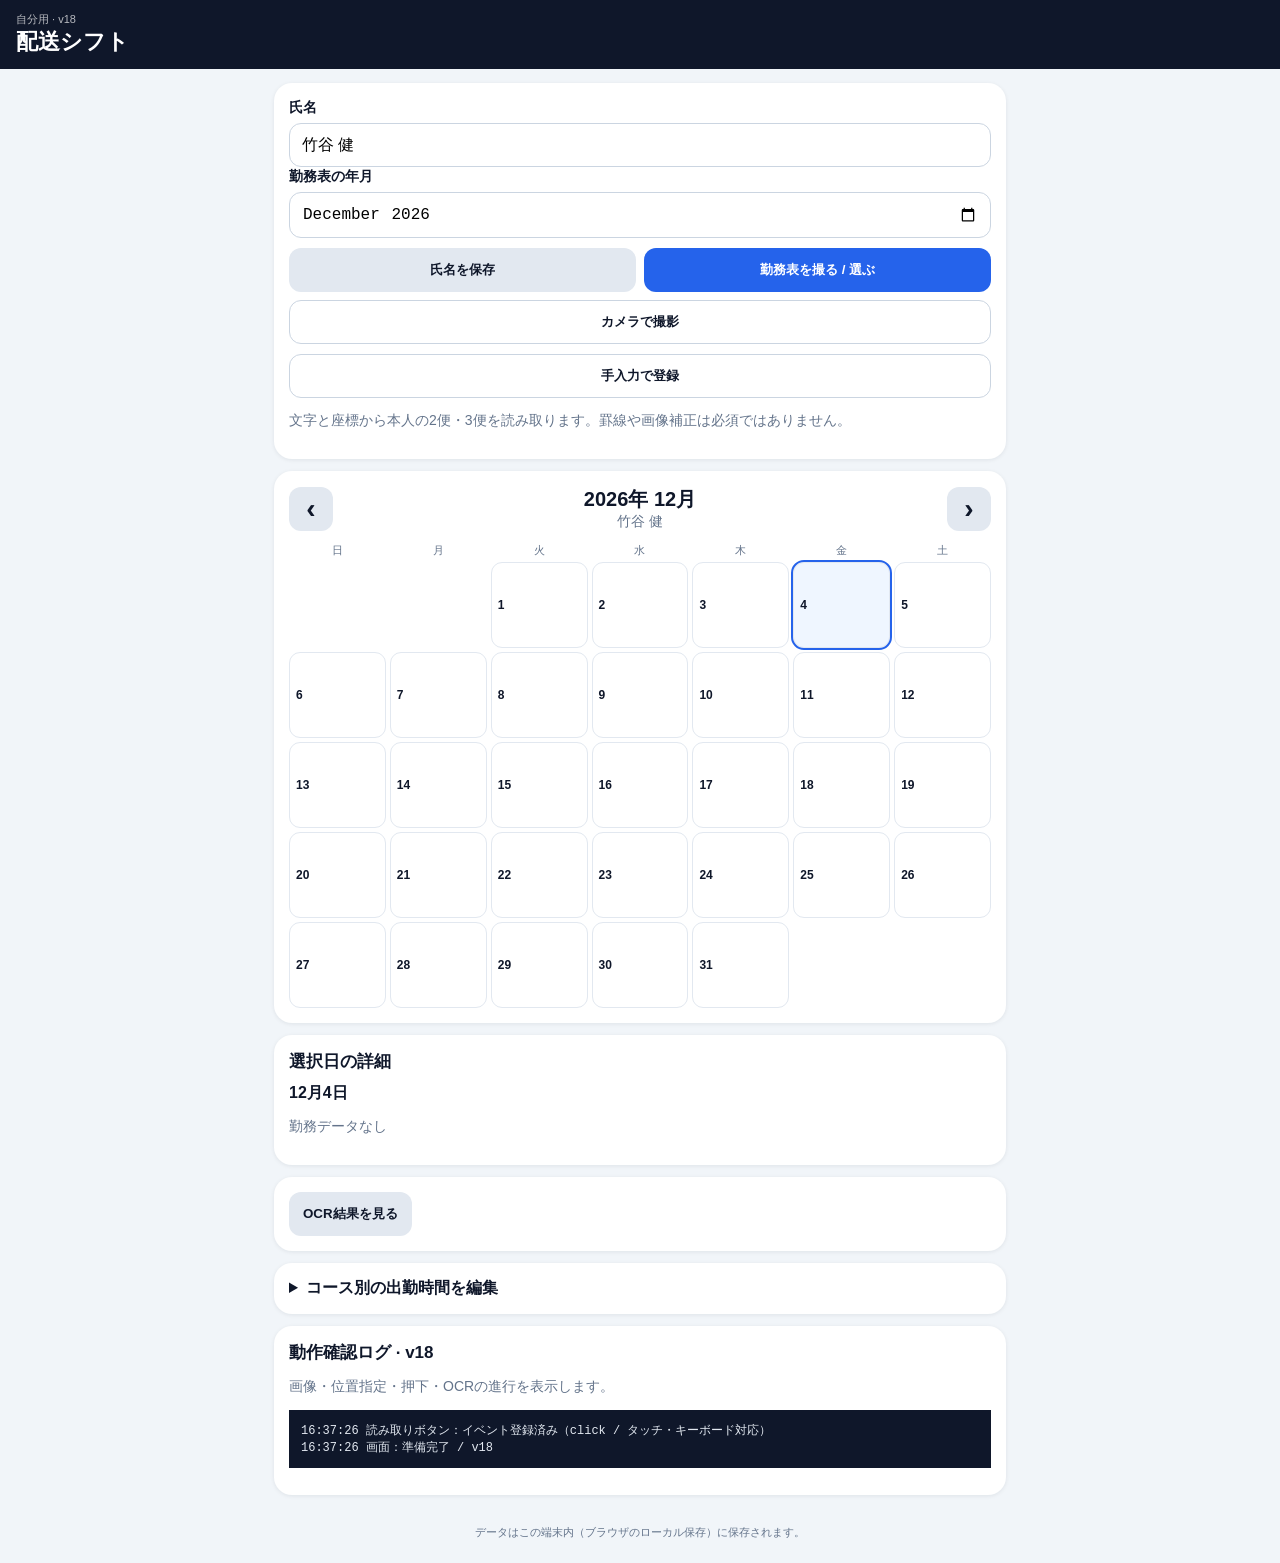
<file: index.html>
<!doctype html>
<html lang="ja">
<head>
  <meta charset="utf-8" />
  <meta name="viewport" content="width=device-width,initial-scale=1,viewport-fit=cover" />
  <meta name="theme-color" content="#0f172a" />
  <meta name="apple-mobile-web-app-capable" content="yes" />
  <meta name="apple-mobile-web-app-status-bar-style" content="black-translucent" />
  <meta name="apple-mobile-web-app-title" content="配送シフト" />
  <link rel="manifest" href="manifest.webmanifest" />
  <link rel="apple-touch-icon" href="icons/icon-192.png" />
  <title>配送シフト</title>
  <script src="scan-feedback.js?v=18"></script>
  <link rel="stylesheet" href="style.css?v=18" />
</head>
<body>
  <header class="topbar">
    <div>
      <div class="eyebrow">自分用 · v18</div>
      <h1>配送シフト</h1>
    </div>
    <button id="installBtn" class="secondary hidden">ホーム画面に追加</button>
  </header>

  <div id="readFeedback" class="read-feedback" role="status" aria-live="polite" aria-atomic="true" hidden></div>
  <main><p id="updateNotice" class="card hidden">新しい版を準備しました。入力を保存してから<button id="reloadApp">更新を反映</button></p>
    <section class="card controls">
      <label>氏名
        <input id="workerName" value="竹谷 健" autocomplete="name" />
      </label>
      <label>勤務表の年月<input id="shiftMonth" type="month" required></label>
      <div class="row">
        <button id="saveName">氏名を保存</button>
        <button id="openScanner" class="accent">勤務表を撮る / 選ぶ</button>
      </div>
      <button id="takePhoto" class="secondary full">カメラで撮影</button><input id="cameraInput" type="file" accept="image/*" capture="environment" hidden>
      <button id="manualEntry" class="secondary full">手入力で登録</button>
      <input id="photoInput" type="file" accept="image/*" hidden />
      <p role="status" aria-live="polite" id="scanStatus" class="muted">文字と座標から本人の2便・3便を読み取ります。罫線や画像補正は必須ではありません。</p>
      <div id="scanProgressWrap" class="progress-wrap hidden"><div id="scanProgress" class="progress"></div></div>
    </section>

    <section class="card">
      <div class="month-head">
        <button id="prevMonth" class="iconbtn" aria-label="前の月">‹</button>
        <div><div id="monthLabel" class="month-label"></div><div id="personLabel" class="muted small"></div></div>
        <button id="nextMonth" class="iconbtn" aria-label="次の月">›</button>
      </div>
      <div class="weekdays"><span>日</span><span>月</span><span>火</span><span>水</span><span>木</span><span>金</span><span>土</span></div>
      <div id="calendar" class="calendar"></div>
    </section>

    <section class="card">
      <h2>選択日の詳細</h2>
      <div id="detail"></div>
    </section>


    <section id="correctionPanel" class="card hidden">
      <h2 id="correctionTitle">勤務表の補正</h2>
      <p id="correctionStatus" role="status" aria-live="polite">画像を準備しています</p>
      <div class="picker-wrap"><canvas id="correctionCanvas" aria-label="勤務表の補正画像。手動指定では左上、右上、右下、左下の順にタップ"></canvas></div>
      <div class="row"><button id="acceptCorrection" class="accent" disabled>この画像で読み取る</button><button id="manualCorners" class="secondary">補正し直す・四隅を指定</button></div>
      <div class="row"><button id="applyCorners" disabled>四隅から補正</button><button id="autoCorners">自動補正を再試行</button></div>
      <div class="row"><button id="rotateOriginal">写真を90°回転</button><button id="useOriginalOCR">補正せず元画像でOCR</button><button id="cancelCorrection">中止して写真を選び直す</button></div>
    </section>
    <section id="rowPicker" class="card hidden">
      <div class="section-head"><h2>手動で位置を指定</h2><button id="closeRowPicker" class="secondary">閉じる</button></div>
      <button id="skipAuto" class="secondary hidden">自動検出を待たず手動指定する</button><p id="pickerStep" class="picker-step">① 写真の中の自分の名前をタップしてください。</p>
      <p class="muted">写真上で位置を指定してください。<strong>自分の名前</strong> → <strong>写真で一番左の最初の日付</strong>の順にタップしてください。No.は使いません。</p>
      <div class="row"><label>写真の拡大 <select id="photoZoom"><option value="1">全体</option><option value="2">2倍</option><option value="3">3倍</option></select></label><button id="rotatePhoto" class="secondary">写真を90°回転</button></div><div class="picker-wrap"><canvas id="rowPickerCanvas" aria-label="勤務表の写真。自分の名前と最初の日付を順にタップしてください"></canvas><div class="tap-guide">青①＝氏名　赤②＝最初の日付</div></div>
      <div class="manual-date">
        <label>写真の最初の日付
          <input id="firstDateInput" type="text" inputmode="numeric" pattern="[0-9０-９]*" maxlength="2" placeholder="例：11" disabled />
        </label>
        <label>写真の最後の日付<input id="lastDateInput" type="text" inputmode="numeric" pattern="[0-9０-９]*" maxlength="2" placeholder="例：20" disabled></label>
      </div>
      <p aria-live="polite" id="rowPickerStatus" class="muted">まず自分の名前をタップしてください。</p>
      <div class="row"><button id="pickSecondRow" class="secondary" type="button">2便の行を指定・修正</button><button id="pickThirdRow" class="secondary" type="button">3便の行を修正（任意）</button></div>
      <label>2便と3便の間隔（写真上のpx・必要な場合のみ調整）<input id="rowStepInput" type="number" min="6" step="1" placeholder="自動推定"></label>
      <div class="row">
        <button id="resetManualPick" class="secondary">2点をやり直す</button>
        <button id="runManualRead" type="button" class="accent" aria-describedby="readButtonHint" disabled>シフトを読み取る</button>
      </div>
      <p id="readButtonHint" role="status" class="muted">写真の準備ができるまでお待ちください。</p>
      <button id="cancelRead" type="button" class="secondary full hidden">読み取りを中止して再指定</button>
      <button id="redoCorrection" class="secondary full">画像補正を試す（任意）</button>
      <button id="pickerManualEntry" class="secondary full">手入力で続ける</button>

    </section>

    <section class="card"><button id="showOcrRaw" type="button">OCR結果を見る</button><div id="ocrRawPanel" class="hidden"><h2>OCR原文</h2><pre id="ocrRawText"></pre><details><summary>OCR RAW JSON（文字・座標・信頼度）</summary><pre id="ocrRawJson"></pre></details></div></section>
    <section id="ocrPreview" class="card hidden">
      <div class="section-head"><h2>写真の読取候補</h2><button id="closePreview" class="secondary">閉じる</button></div>
      <p id="previewFeedback" role="status" class="muted"></p><p id="previewNote" class="muted">日付の列位置と本人の2便・3便を対応させた候補です。数字を確認してから登録してください。</p>
      <div class="table-scroll"><table><thead><tr><th>日</th><th>2便</th><th>3便</th><th>休み</th></tr></thead><tbody id="previewBody"></tbody></table></div>
      <details><summary>読取デバッグ（列・行・各セル）</summary><pre id="debugOutput"></pre></details><button id="backToPhoto" class="secondary full">写真の位置指定をやり直す</button>
      <div class="save-controls"><label class="confirm-all"><input id="confirmAllPreview" type="checkbox">登録する全日を原本と照合しました（未確定・休み候補を含む）</label><p id="saveFeedback" role="status" aria-live="polite">内容を確認して登録してください。</p><button type="button" id="commitPreview" class="accent full">この内容で登録</button></div>
    </section>

    <section class="card">
      <details>
        <summary>コース別の出勤時間を編集</summary>
        <p class="muted">2026年9月1日からの掲示表に合わせ、2便201〜226の全26コースを登録済みです。変更があれば編集できます。</p>
        <div id="timeMap"></div>
        <div class="row three"><input id="newCourse" inputmode="numeric" placeholder="例 210" maxlength="3" /><input id="newTime" placeholder="例 6:05〜6:15" /><button id="addTime">追加</button></div>
      </details>
    </section>
    <section class="card" id="scanDiagnostics"><h2>動作確認ログ · v18</h2><p class="muted">画像・位置指定・押下・OCRの進行を表示します。</p><pre id="scanDebugLog" aria-label="写真読み取りの動作ログ">画面を準備中…</pre></section>
  </main>

  <datalist id="knownCourses"></datalist>
  <footer>データはこの端末内（ブラウザのローカル保存）に保存されます。</footer>

  <script async src="vendor/tesseract.min.js"></script>
  <script src="grid-reader.js?v=18"></script>
  <script src="photo-reader.js?v=18"></script>
  <script src="photo-correction.js?v=18"></script>
  <script src="ocr-structure.js?v=18"></script>
  <script src="image-geometry.js?v=18"></script>
  <script src="ocr-first.js?v=18"></script>
  <script src="app.js?v=18"></script>
</body>
</html>
</file>
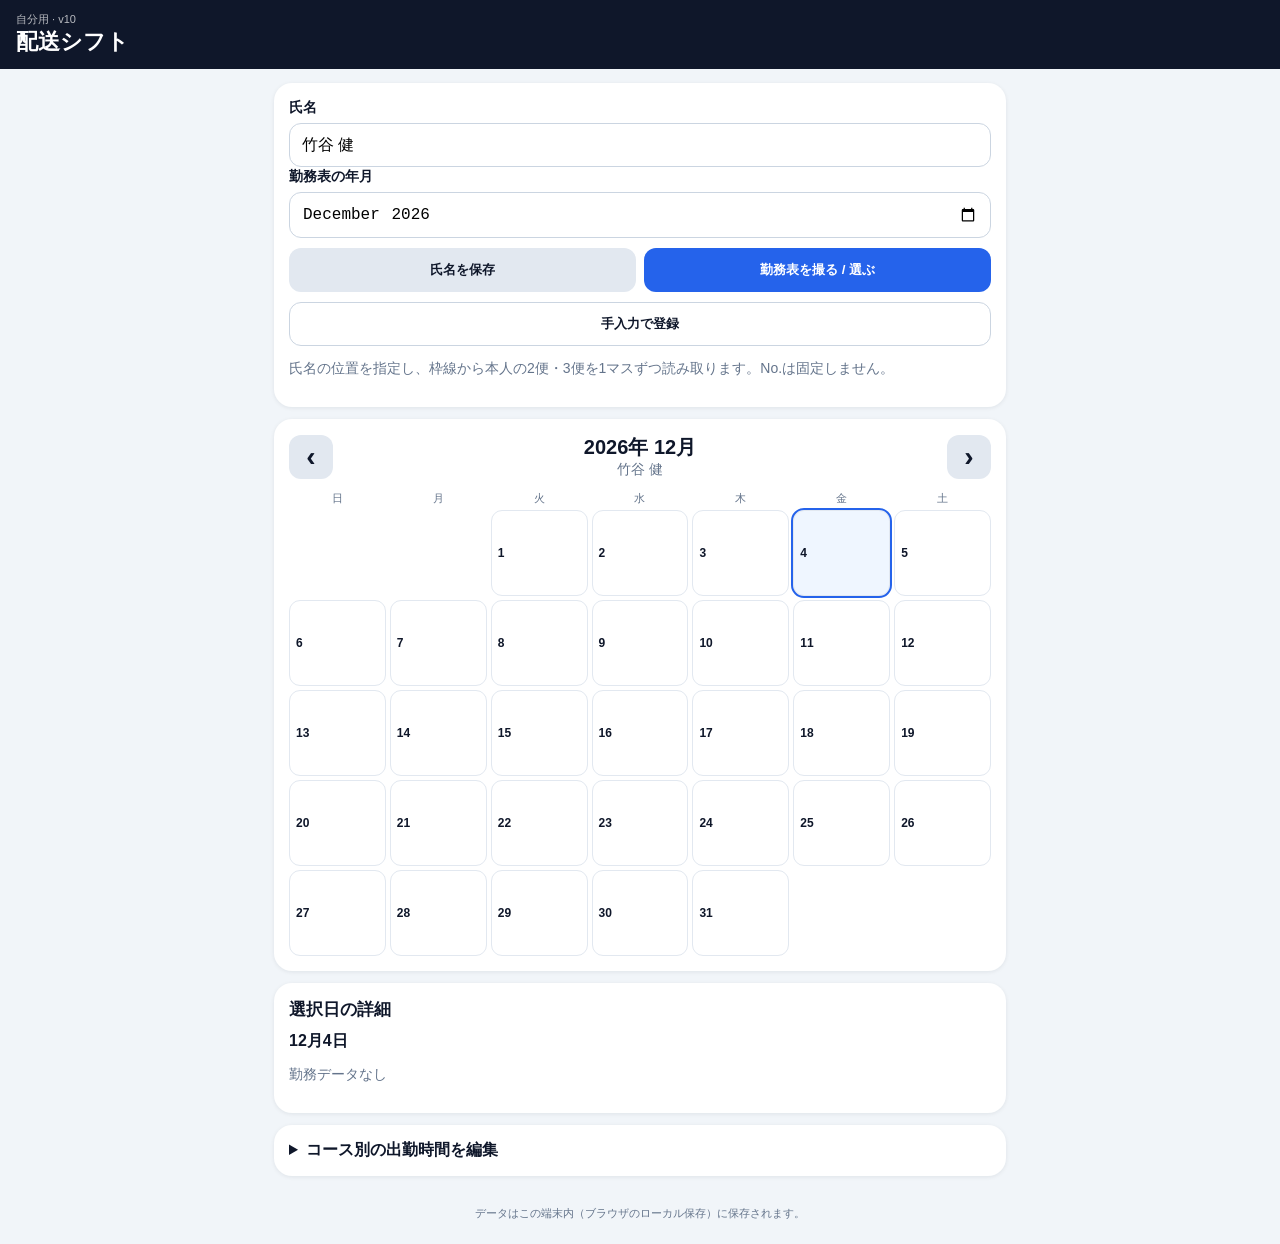
<file: DeliveryShiftPWA/index.html>
<!doctype html>
<html lang="ja">
<head>
  <meta charset="utf-8" />
  <meta name="viewport" content="width=device-width,initial-scale=1,viewport-fit=cover" />
  <meta name="theme-color" content="#0f172a" />
  <meta name="apple-mobile-web-app-capable" content="yes" />
  <meta name="apple-mobile-web-app-status-bar-style" content="black-translucent" />
  <meta name="apple-mobile-web-app-title" content="配送シフト" />
  <link rel="manifest" href="manifest.webmanifest" />
  <link rel="apple-touch-icon" href="icons/icon-192.png" />
  <title>配送シフト</title>
  <link rel="stylesheet" href="style.css" />
</head>
<body>
  <header class="topbar">
    <div>
      <div class="eyebrow">自分用 · v10</div>
      <h1>配送シフト</h1>
    </div>
    <button id="installBtn" class="secondary hidden">ホーム画面に追加</button>
  </header>

  <main>
    <section class="card controls">
      <label>氏名
        <input id="workerName" value="竹谷 健" autocomplete="name" />
      </label>
      <label>勤務表の年月<input id="shiftMonth" type="month" required></label>
      <div class="row">
        <button id="saveName">氏名を保存</button>
        <button id="openScanner" class="accent">勤務表を撮る / 選ぶ</button>
      </div>
      <button id="manualEntry" class="secondary full">手入力で登録</button>
      <input id="photoInput" type="file" accept="image/*" hidden />
      <p role="status" aria-live="polite" id="scanStatus" class="muted">氏名の位置を指定し、枠線から本人の2便・3便を1マスずつ読み取ります。No.は固定しません。</p>
      <div id="scanProgressWrap" class="progress-wrap hidden"><div id="scanProgress" class="progress"></div></div>
    </section>

    <section class="card">
      <div class="month-head">
        <button id="prevMonth" class="iconbtn" aria-label="前の月">‹</button>
        <div><div id="monthLabel" class="month-label"></div><div id="personLabel" class="muted small"></div></div>
        <button id="nextMonth" class="iconbtn" aria-label="次の月">›</button>
      </div>
      <div class="weekdays"><span>日</span><span>月</span><span>火</span><span>水</span><span>木</span><span>金</span><span>土</span></div>
      <div id="calendar" class="calendar"></div>
    </section>

    <section class="card">
      <h2>選択日の詳細</h2>
      <div id="detail"></div>
    </section>


    <section id="rowPicker" class="card hidden">
      <div class="section-head"><h2>手動で位置を指定</h2><button id="closeRowPicker" class="secondary">閉じる</button></div>
      <p id="pickerStep" class="picker-step">① 写真の中の自分の名前をタップしてください。</p>
      <p class="muted">写真上で位置を指定してください。<strong>自分の名前</strong> → <strong>写真で一番左の最初の日付</strong>の順にタップしてください。No.は使いません。</p>
      <div class="picker-wrap"><canvas id="rowPickerCanvas" aria-label="勤務表の写真。自分の名前と最初の日付を順にタップしてください"></canvas><div class="tap-guide">青①＝氏名　赤②＝最初の日付</div></div>
      <div class="manual-date">
        <label>写真の最初の日付
          <input id="firstDateInput" type="number" min="1" max="31" inputmode="numeric" placeholder="例：11" disabled />
        </label>
        <label>写真の最後の日付<input id="lastDateInput" type="number" min="1" max="31" inputmode="numeric" placeholder="例：20" disabled></label>
      </div>
      <div class="row">
        <button id="resetManualPick" class="secondary">2点をやり直す</button>
        <button id="runManualRead" class="accent" disabled>この位置で読み取る</button>
      </div>
      <button id="pickerManualEntry" class="secondary full">手入力で続ける</button>
      <p aria-live="polite" id="rowPickerStatus" class="muted">まず自分の名前をタップしてください。</p>
    </section>

    <section id="ocrPreview" class="card hidden">
      <div class="section-head"><h2>写真の読取候補</h2><button id="closePreview" class="secondary">閉じる</button></div>
      <p id="previewNote" class="muted">日付の列位置と本人の2便・3便を対応させた候補です。数字を確認してから登録してください。</p>
      <div class="table-scroll"><table><thead><tr><th>日</th><th>2便</th><th>3便</th><th>休み</th></tr></thead><tbody id="previewBody"></tbody></table></div>
      <button id="commitPreview" class="accent full">確認した内容をカレンダーへ登録</button>
    </section>

    <section class="card">
      <details>
        <summary>コース別の出勤時間を編集</summary>
        <p class="muted">2026年9月1日からの掲示表に合わせ、2便201〜226の全26コースを登録済みです。変更があれば編集できます。</p>
        <div id="timeMap"></div>
        <div class="row three"><input id="newCourse" inputmode="numeric" placeholder="例 210" maxlength="3" /><input id="newTime" placeholder="例 6:05〜6:15" /><button id="addTime">追加</button></div>
      </details>
    </section>
  </main>

  <datalist id="knownCourses"></datalist>
  <footer>データはこの端末内（ブラウザのローカル保存）に保存されます。</footer>

  <script src="../vendor/tesseract.min.js"></script>
  <script src="grid-reader.js?v=10"></script>
  <script src="app.js?v=10"></script>
</body>
</html>
</file>
<file: style.css>
:root{font-family:-apple-system,BlinkMacSystemFont,"Segoe UI",sans-serif;color:#0f172a;background:#f1f5f9}*{box-sizing:border-box}body{margin:0}.topbar{position:sticky;top:0;z-index:5;display:flex;justify-content:space-between;align-items:center;padding:calc(env(safe-area-inset-top) + 12px) 16px 12px;background:#0f172a;color:#fff}.topbar h1{font-size:22px;margin:0}.eyebrow{font-size:11px;opacity:.7}main{max-width:760px;margin:auto;padding:14px}.card{background:#fff;border-radius:18px;padding:15px;margin-bottom:12px;box-shadow:0 1px 4px rgba(15,23,42,.08)}h2{font-size:17px;margin:0 0 10px}label{font-size:13px;font-weight:600}input{width:100%;font-size:16px;padding:12px;border:1px solid #cbd5e1;border-radius:12px;background:#fff;margin-top:6px}button{border:0;border-radius:12px;padding:11px 14px;font-weight:700;background:#e2e8f0;color:#0f172a;min-height:44px}.accent{background:#2563eb;color:#fff}.secondary{background:#fff;color:#0f172a;border:1px solid #cbd5e1}.row{display:flex;gap:8px;margin-top:10px}.row>*{flex:1}.row.three{align-items:end}.row.three input{margin-top:0}.muted{color:#64748b;font-size:13px}.small{font-size:12px}.month-head{display:grid;grid-template-columns:44px 1fr 44px;align-items:center;text-align:center}.month-label{font-size:20px;font-weight:800}.iconbtn{font-size:28px;padding:2px}.weekdays,.calendar{display:grid;grid-template-columns:repeat(7,1fr);gap:4px}.weekdays{font-size:11px;color:#64748b;text-align:center;margin:12px 0 4px}.day{min-height:86px;border:1px solid #e2e8f0;border-radius:11px;padding:6px;background:#fff;text-align:left}.day.empty{visibility:hidden}.day.selected{outline:2px solid #2563eb;background:#eff6ff}.date{font-size:12px;font-weight:800}.off{font-size:18px;font-weight:900;text-align:center;margin-top:18px}.courses{margin-top:5px;font-size:12px;line-height:1.45}.courses b{font-size:15px}.time{margin-top:4px;font-size:10px;color:#475569;font-weight:700}.detail-grid{display:grid;grid-template-columns:repeat(2,1fr);gap:8px}.pill{border:1px solid #e2e8f0;border-radius:12px;padding:11px}.pill .label{font-size:11px;color:#64748b}.pill .value{font-size:24px;font-weight:900}.bigtime{margin-top:10px;padding:12px;border-radius:12px;background:#f8fafc;font-weight:800}.section-head{display:flex;justify-content:space-between;align-items:center}.table-scroll{overflow:auto;max-height:420px;border:1px solid #e2e8f0;border-radius:12px;margin:10px 0}table{width:100%;border-collapse:collapse;font-size:13px}th,td{padding:8px;border-bottom:1px solid #e2e8f0;text-align:center}td input{margin:0;padding:8px;text-align:center}.full{width:100%}.hidden{display:none!important}.progress-wrap{height:7px;background:#e2e8f0;border-radius:99px;overflow:hidden}.progress{height:100%;width:0;background:#2563eb;transition:width .2s}.map-row{display:grid;grid-template-columns:70px 1fr 60px;gap:8px;align-items:center;padding:7px 0;border-bottom:1px solid #f1f5f9}.map-row input{margin:0;padding:9px}.map-row b{text-align:center}summary{font-weight:800;cursor:pointer}footer{padding:4px 18px calc(env(safe-area-inset-bottom) + 22px);text-align:center;color:#64748b;font-size:11px}@media(max-width:520px){main{padding:10px}.card{padding:12px}.day{min-height:78px;padding:5px}.courses b{font-size:14px}.time{font-size:9px}.row.three{display:grid;grid-template-columns:80px 1fr 64px}.topbar .secondary{display:none}}

.picker-wrap{position:relative;margin-top:12px;border:1px solid #dbe3ef;border-radius:14px;overflow:hidden;background:#f8fafc}.picker-wrap canvas{display:block;width:100%;height:auto;touch-action:manipulation}.tap-guide{padding:10px;text-align:center;font-weight:700;color:#475569;background:#fff;border-top:1px solid #e2e8f0}.picker-wrap canvas:focus{outline:3px solid #2563eb;outline-offset:-3px}
.picker-step{font-size:16px;font-weight:900;margin:6px 0 8px}.manual-date{margin-top:12px;padding:12px;border:1px solid #e2e8f0;border-radius:12px;background:#f8fafc}.manual-date input:disabled{background:#e2e8f0;color:#64748b}.row button:disabled{opacity:.45;cursor:not-allowed}

#manualEntry{margin-top:10px}button:disabled{opacity:.5}label,.muted{font-size:14px}.calendar{grid-template-columns:repeat(7,minmax(0,1fr))}.day{min-width:0;overflow-wrap:anywhere}.time{font-size:12px}.row{flex-wrap:wrap}

.cell-source{display:block;width:100%;max-width:140px;height:auto;margin:6px auto}.needs-review{border:2px solid #d97706;background:#fffbeb}.manual-date{display:grid;grid-template-columns:1fr 1fr;gap:12px}.table-scroll{max-height:65vh}

.cell-state{display:block;color:#92400e}td input[type=checkbox]{width:24px;height:24px}td:first-child button{font-size:12px;padding:6px}pre{white-space:pre-wrap;overflow-wrap:anywhere;font-size:12px}#takePhoto{margin-top:8px}

.card{scroll-margin-top:100px}.picker-wrap{overflow:auto;max-height:65vh}.picker-wrap canvas{max-width:none}select{font-size:16px;padding:10px;border-radius:8px}td:first-child{min-width:74px}.cell-state{min-height:1.4em}

.read-feedback{position:static;margin:8px auto;padding:12px;max-width:760px;background:#eff6ff;color:#1e3a8a;border:2px solid #93c5fd;border-radius:12px;font-weight:700}.read-feedback[data-level=error]{background:#fff1f2;color:#9f1239;border-color:#fda4af}.read-feedback[data-level=success]{background:#ecfdf5;color:#065f46;border-color:#6ee7b7}#scanDebugLog{max-height:320px;overflow:auto;padding:12px;background:#0f172a;color:#e2e8f0}#readButtonHint{font-weight:700}#runManualRead{touch-action:manipulation;min-height:52px}.card{scroll-margin-top:170px}

#rowPickerStatus,#previewFeedback{padding:10px;background:#eff6ff;border-radius:10px;color:#1e3a8a;font-weight:700}#rowPickerStatus[data-level=error]{background:#fff1f2;color:#9f1239}

#ocrRawText,#ocrRawJson{max-height:360px;overflow:auto;padding:12px;background:#f1f5f9;border-radius:8px}

.save-controls{margin-top:16px;padding:12px;border:2px solid #93c5fd;border-radius:12px;background:#eff6ff}.confirm-all{display:flex;align-items:flex-start;gap:10px;line-height:1.6}.confirm-all input{min-width:24px;width:24px;height:24px}#saveFeedback{font-weight:700;overflow-wrap:anywhere}#saveFeedback[data-level="error"]{color:#9f1239}#commitPreview{touch-action:manipulation;min-height:52px}
</file>
<file: DeliveryShiftPWA/style.css>
:root{font-family:-apple-system,BlinkMacSystemFont,"Segoe UI",sans-serif;color:#0f172a;background:#f1f5f9}*{box-sizing:border-box}body{margin:0}.topbar{position:sticky;top:0;z-index:5;display:flex;justify-content:space-between;align-items:center;padding:calc(env(safe-area-inset-top) + 12px) 16px 12px;background:#0f172a;color:#fff}.topbar h1{font-size:22px;margin:0}.eyebrow{font-size:11px;opacity:.7}main{max-width:760px;margin:auto;padding:14px}.card{background:#fff;border-radius:18px;padding:15px;margin-bottom:12px;box-shadow:0 1px 4px rgba(15,23,42,.08)}h2{font-size:17px;margin:0 0 10px}label{font-size:13px;font-weight:600}input{width:100%;font-size:16px;padding:12px;border:1px solid #cbd5e1;border-radius:12px;background:#fff;margin-top:6px}button{border:0;border-radius:12px;padding:11px 14px;font-weight:700;background:#e2e8f0;color:#0f172a;min-height:44px}.accent{background:#2563eb;color:#fff}.secondary{background:#fff;color:#0f172a;border:1px solid #cbd5e1}.row{display:flex;gap:8px;margin-top:10px}.row>*{flex:1}.row.three{align-items:end}.row.three input{margin-top:0}.muted{color:#64748b;font-size:13px}.small{font-size:12px}.month-head{display:grid;grid-template-columns:44px 1fr 44px;align-items:center;text-align:center}.month-label{font-size:20px;font-weight:800}.iconbtn{font-size:28px;padding:2px}.weekdays,.calendar{display:grid;grid-template-columns:repeat(7,1fr);gap:4px}.weekdays{font-size:11px;color:#64748b;text-align:center;margin:12px 0 4px}.day{min-height:86px;border:1px solid #e2e8f0;border-radius:11px;padding:6px;background:#fff;text-align:left}.day.empty{visibility:hidden}.day.selected{outline:2px solid #2563eb;background:#eff6ff}.date{font-size:12px;font-weight:800}.off{font-size:18px;font-weight:900;text-align:center;margin-top:18px}.courses{margin-top:5px;font-size:12px;line-height:1.45}.courses b{font-size:15px}.time{margin-top:4px;font-size:10px;color:#475569;font-weight:700}.detail-grid{display:grid;grid-template-columns:repeat(2,1fr);gap:8px}.pill{border:1px solid #e2e8f0;border-radius:12px;padding:11px}.pill .label{font-size:11px;color:#64748b}.pill .value{font-size:24px;font-weight:900}.bigtime{margin-top:10px;padding:12px;border-radius:12px;background:#f8fafc;font-weight:800}.section-head{display:flex;justify-content:space-between;align-items:center}.table-scroll{overflow:auto;max-height:420px;border:1px solid #e2e8f0;border-radius:12px;margin:10px 0}table{width:100%;border-collapse:collapse;font-size:13px}th,td{padding:8px;border-bottom:1px solid #e2e8f0;text-align:center}td input{margin:0;padding:8px;text-align:center}.full{width:100%}.hidden{display:none!important}.progress-wrap{height:7px;background:#e2e8f0;border-radius:99px;overflow:hidden}.progress{height:100%;width:0;background:#2563eb;transition:width .2s}.map-row{display:grid;grid-template-columns:70px 1fr 60px;gap:8px;align-items:center;padding:7px 0;border-bottom:1px solid #f1f5f9}.map-row input{margin:0;padding:9px}.map-row b{text-align:center}summary{font-weight:800;cursor:pointer}footer{padding:4px 18px calc(env(safe-area-inset-bottom) + 22px);text-align:center;color:#64748b;font-size:11px}@media(max-width:520px){main{padding:10px}.card{padding:12px}.day{min-height:78px;padding:5px}.courses b{font-size:14px}.time{font-size:9px}.row.three{display:grid;grid-template-columns:80px 1fr 64px}.topbar .secondary{display:none}}

.picker-wrap{position:relative;margin-top:12px;border:1px solid #dbe3ef;border-radius:14px;overflow:hidden;background:#f8fafc}.picker-wrap canvas{display:block;width:100%;height:auto;touch-action:manipulation}.tap-guide{padding:10px;text-align:center;font-weight:700;color:#475569;background:#fff;border-top:1px solid #e2e8f0}.picker-wrap canvas:focus{outline:3px solid #2563eb;outline-offset:-3px}
.picker-step{font-size:16px;font-weight:900;margin:6px 0 8px}.manual-date{margin-top:12px;padding:12px;border:1px solid #e2e8f0;border-radius:12px;background:#f8fafc}.manual-date input:disabled{background:#e2e8f0;color:#64748b}.row button:disabled{opacity:.45;cursor:not-allowed}

#manualEntry{margin-top:10px}button:disabled{opacity:.5}label,.muted{font-size:14px}.calendar{grid-template-columns:repeat(7,minmax(0,1fr))}.day{min-width:0;overflow-wrap:anywhere}.time{font-size:12px}.row{flex-wrap:wrap}

.cell-source{display:block;width:100%;max-width:140px;height:auto;margin:6px auto}.needs-review{border:2px solid #d97706;background:#fffbeb}.manual-date{display:grid;grid-template-columns:1fr 1fr;gap:12px}.table-scroll{max-height:65vh}
</file>
